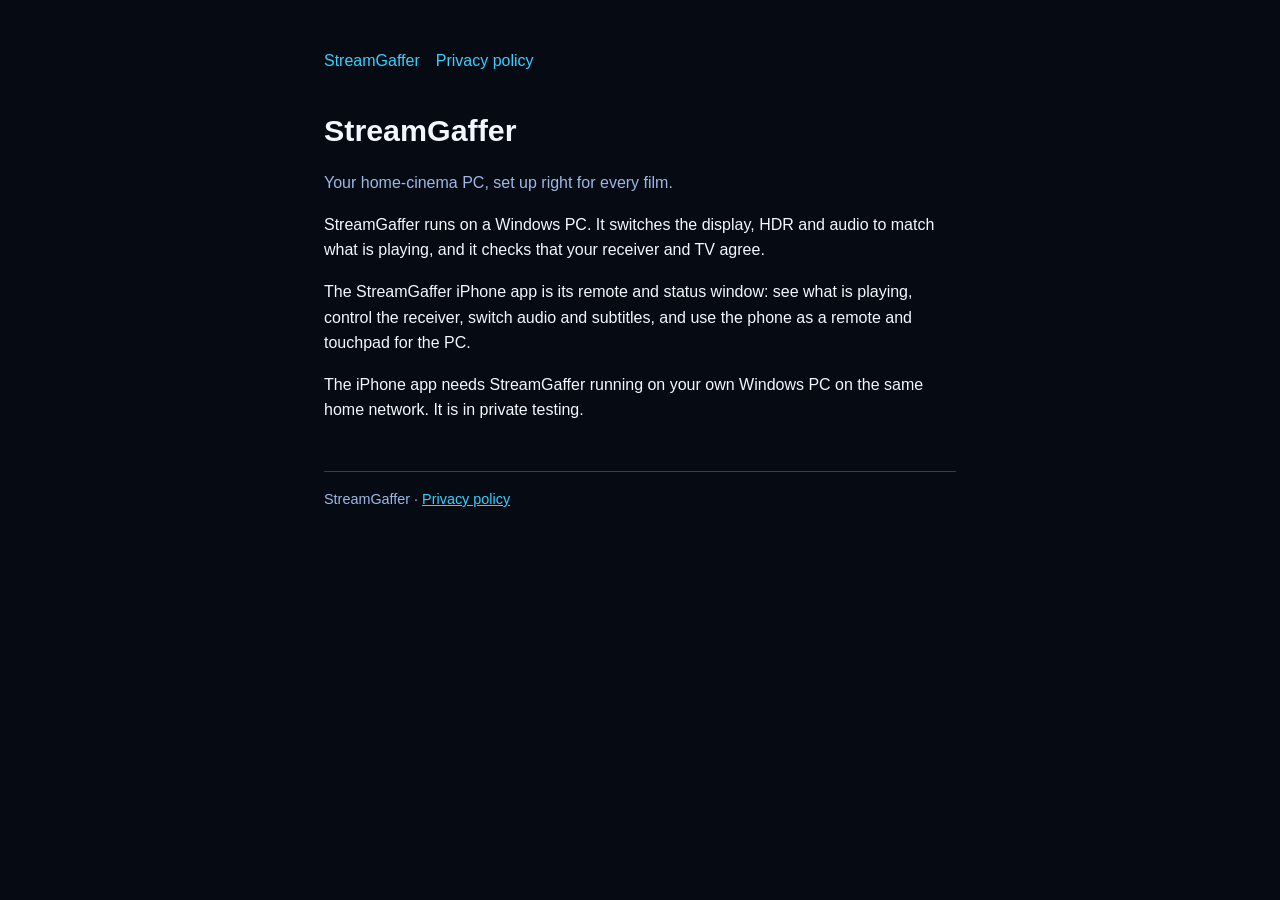
<file: index.html>
<!doctype html>
<html lang="en-GB">
<head>
<meta charset="utf-8">
<meta name="viewport" content="width=device-width, initial-scale=1">
<title>StreamGaffer</title>
<meta name="description" content="StreamGaffer switches your home-cinema PC's display, HDR and audio. The iPhone app is its remote and status window.">
<link rel="stylesheet" href="style.css">
</head>
<body>
<main>
  <nav><a href="/">StreamGaffer</a><a href="privacy.html">Privacy policy</a></nav>
  <h1>StreamGaffer</h1>
  <p class="muted">Your home-cinema PC, set up right for every film.</p>
  <p>StreamGaffer runs on a Windows PC. It switches the display, HDR and audio to match what is playing, and it checks that your receiver and TV agree.</p>
  <p>The StreamGaffer iPhone app is its remote and status window: see what is playing, control the receiver, switch audio and subtitles, and use the phone as a remote and touchpad for the PC.</p>
  <p>The iPhone app needs StreamGaffer running on your own Windows PC on the same home network. It is in private testing.</p>
  <footer>StreamGaffer &middot; <a href="privacy.html">Privacy policy</a></footer>
</main>
</body>
</html>
</file>
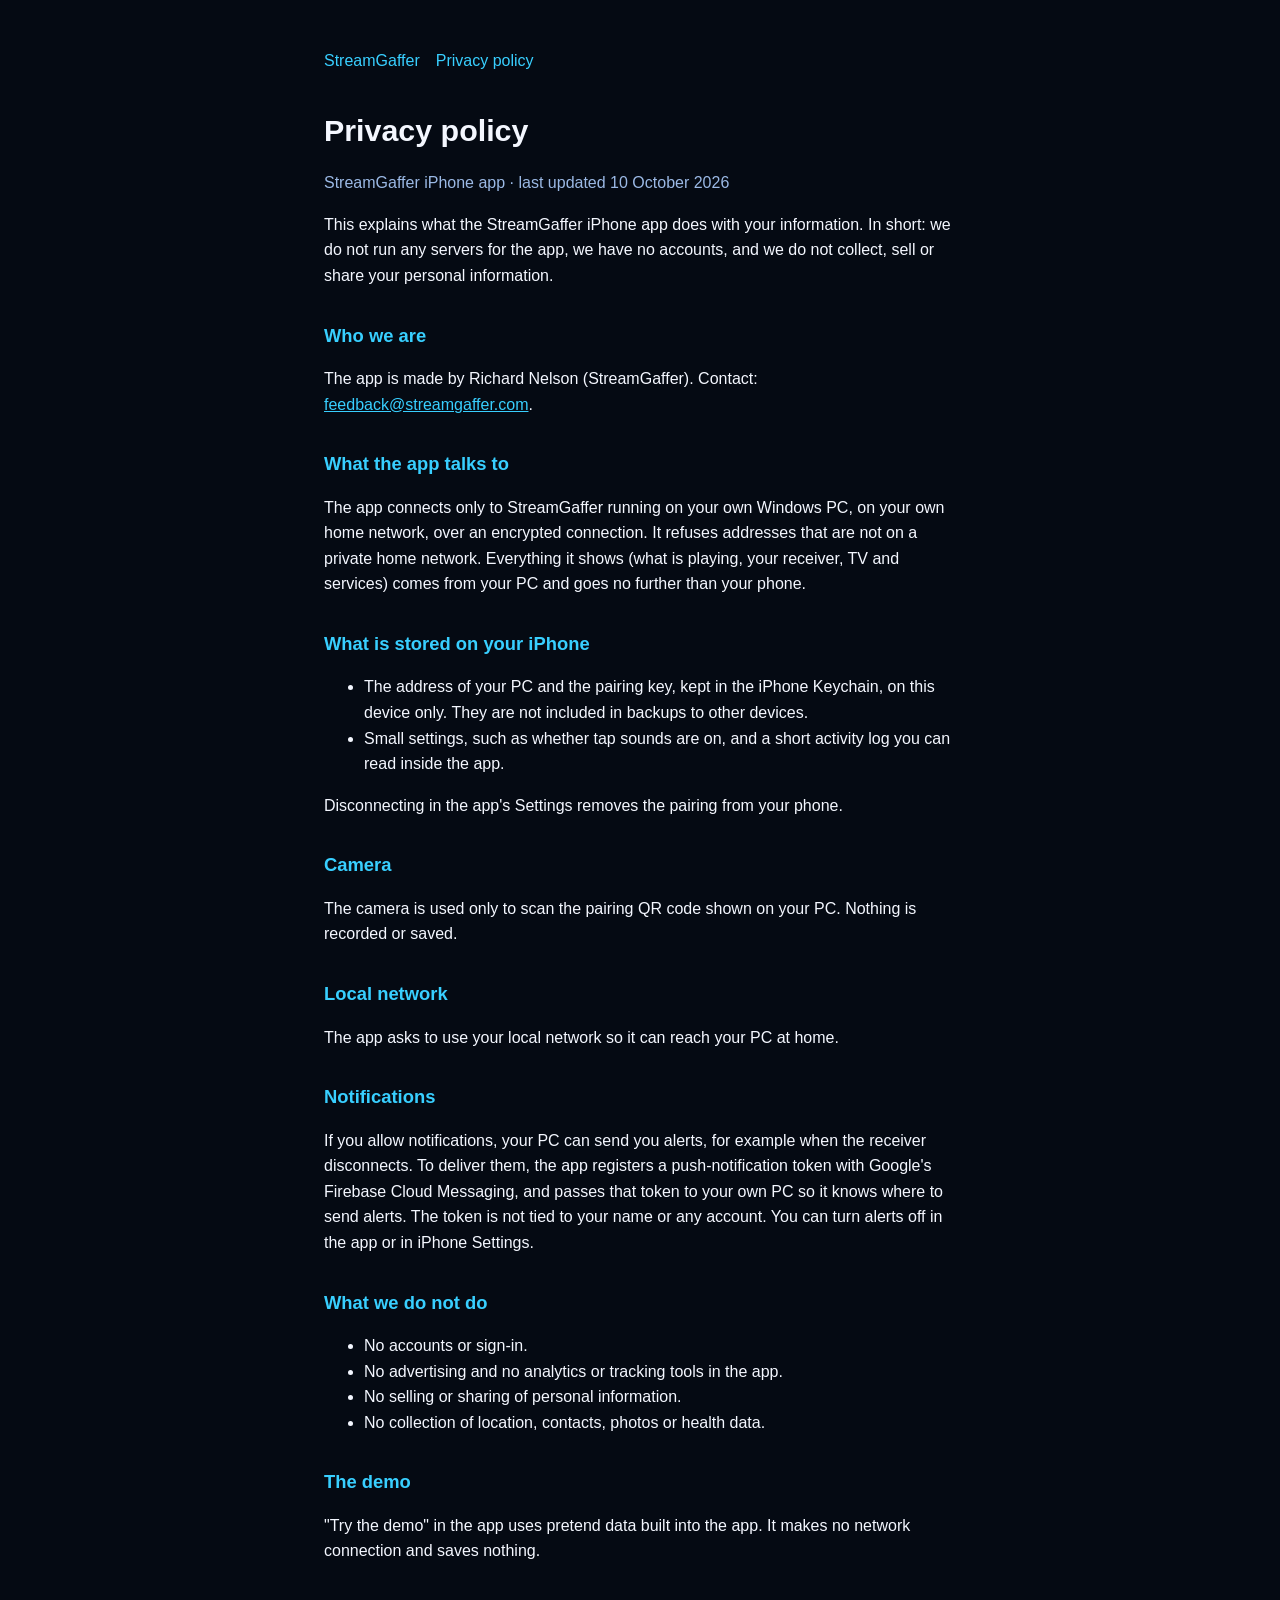
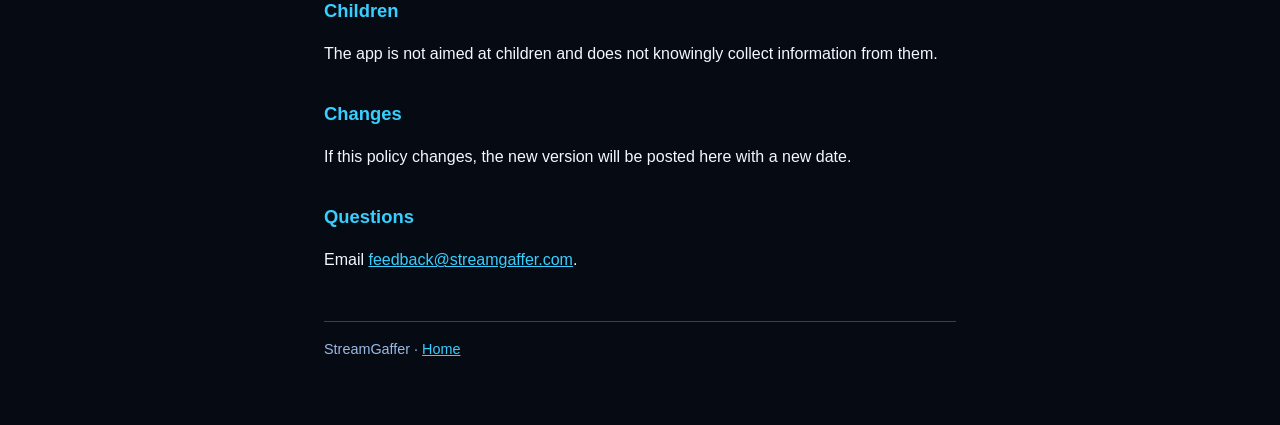
<file: privacy.html>
<!doctype html>
<html lang="en-GB">
<head>
<meta charset="utf-8">
<meta name="viewport" content="width=device-width, initial-scale=1">
<title>Privacy policy · StreamGaffer</title>
<link rel="stylesheet" href="style.css">
</head>
<body>
<main>
  <nav><a href="/">StreamGaffer</a><a href="privacy.html">Privacy policy</a></nav>
  <h1>Privacy policy</h1>
  <p class="muted">StreamGaffer iPhone app &middot; last updated 10 October 2026</p>

  <p>This explains what the StreamGaffer iPhone app does with your information. In short: we do not run any servers for the app, we have no accounts, and we do not collect, sell or share your personal information.</p>

  <h2>Who we are</h2>
  <p>The app is made by Richard Nelson (StreamGaffer). Contact: <a href="mailto:feedback@streamgaffer.com">feedback@streamgaffer.com</a>.</p>

  <h2>What the app talks to</h2>
  <p>The app connects only to StreamGaffer running on your own Windows PC, on your own home network, over an encrypted connection. It refuses addresses that are not on a private home network. Everything it shows (what is playing, your receiver, TV and services) comes from your PC and goes no further than your phone.</p>

  <h2>What is stored on your iPhone</h2>
  <ul>
    <li>The address of your PC and the pairing key, kept in the iPhone Keychain, on this device only. They are not included in backups to other devices.</li>
    <li>Small settings, such as whether tap sounds are on, and a short activity log you can read inside the app.</li>
  </ul>
  <p>Disconnecting in the app's Settings removes the pairing from your phone.</p>

  <h2>Camera</h2>
  <p>The camera is used only to scan the pairing QR code shown on your PC. Nothing is recorded or saved.</p>

  <h2>Local network</h2>
  <p>The app asks to use your local network so it can reach your PC at home.</p>

  <h2>Notifications</h2>
  <p>If you allow notifications, your PC can send you alerts, for example when the receiver disconnects. To deliver them, the app registers a push-notification token with Google's Firebase Cloud Messaging, and passes that token to your own PC so it knows where to send alerts. The token is not tied to your name or any account. You can turn alerts off in the app or in iPhone Settings.</p>

  <h2>What we do not do</h2>
  <ul>
    <li>No accounts or sign-in.</li>
    <li>No advertising and no analytics or tracking tools in the app.</li>
    <li>No selling or sharing of personal information.</li>
    <li>No collection of location, contacts, photos or health data.</li>
  </ul>

  <h2>The demo</h2>
  <p>"Try the demo" in the app uses pretend data built into the app. It makes no network connection and saves nothing.</p>

  <h2>Children</h2>
  <p>The app is not aimed at children and does not knowingly collect information from them.</p>

  <h2>Changes</h2>
  <p>If this policy changes, the new version will be posted here with a new date.</p>

  <h2>Questions</h2>
  <p>Email <a href="mailto:feedback@streamgaffer.com">feedback@streamgaffer.com</a>.</p>

  <footer>StreamGaffer &middot; <a href="/">Home</a></footer>
</main>
</body>
</html>
</file>
<file: style.css>
:root { --bg:#050A13; --surface:#0D1728; --border:#294363; --text:#F4F7FF; --muted:#9BB9E5; --accent:#38CFFF; }
* { box-sizing: border-box; }
body { margin:0; background:var(--bg); color:var(--text); font:16px/1.6 -apple-system, "Segoe UI", Roboto, Helvetica, Arial, sans-serif; }
main { max-width: 42rem; margin: 0 auto; padding: 3rem 1.25rem 4rem; }
h1 { font-size: 1.9rem; margin: 0 0 .25rem; }
h2 { font-size: 1.15rem; margin: 2rem 0 .4rem; color: var(--accent); }
p, li { color: var(--text); }
.muted { color: var(--muted); }
a { color: var(--accent); }
nav { margin-bottom: 2rem; }
nav a { margin-right: 1rem; text-decoration: none; }
footer { margin-top: 3rem; color: var(--muted); font-size: .9rem; border-top: 1px solid var(--border); padding-top: 1rem; }
</file>
